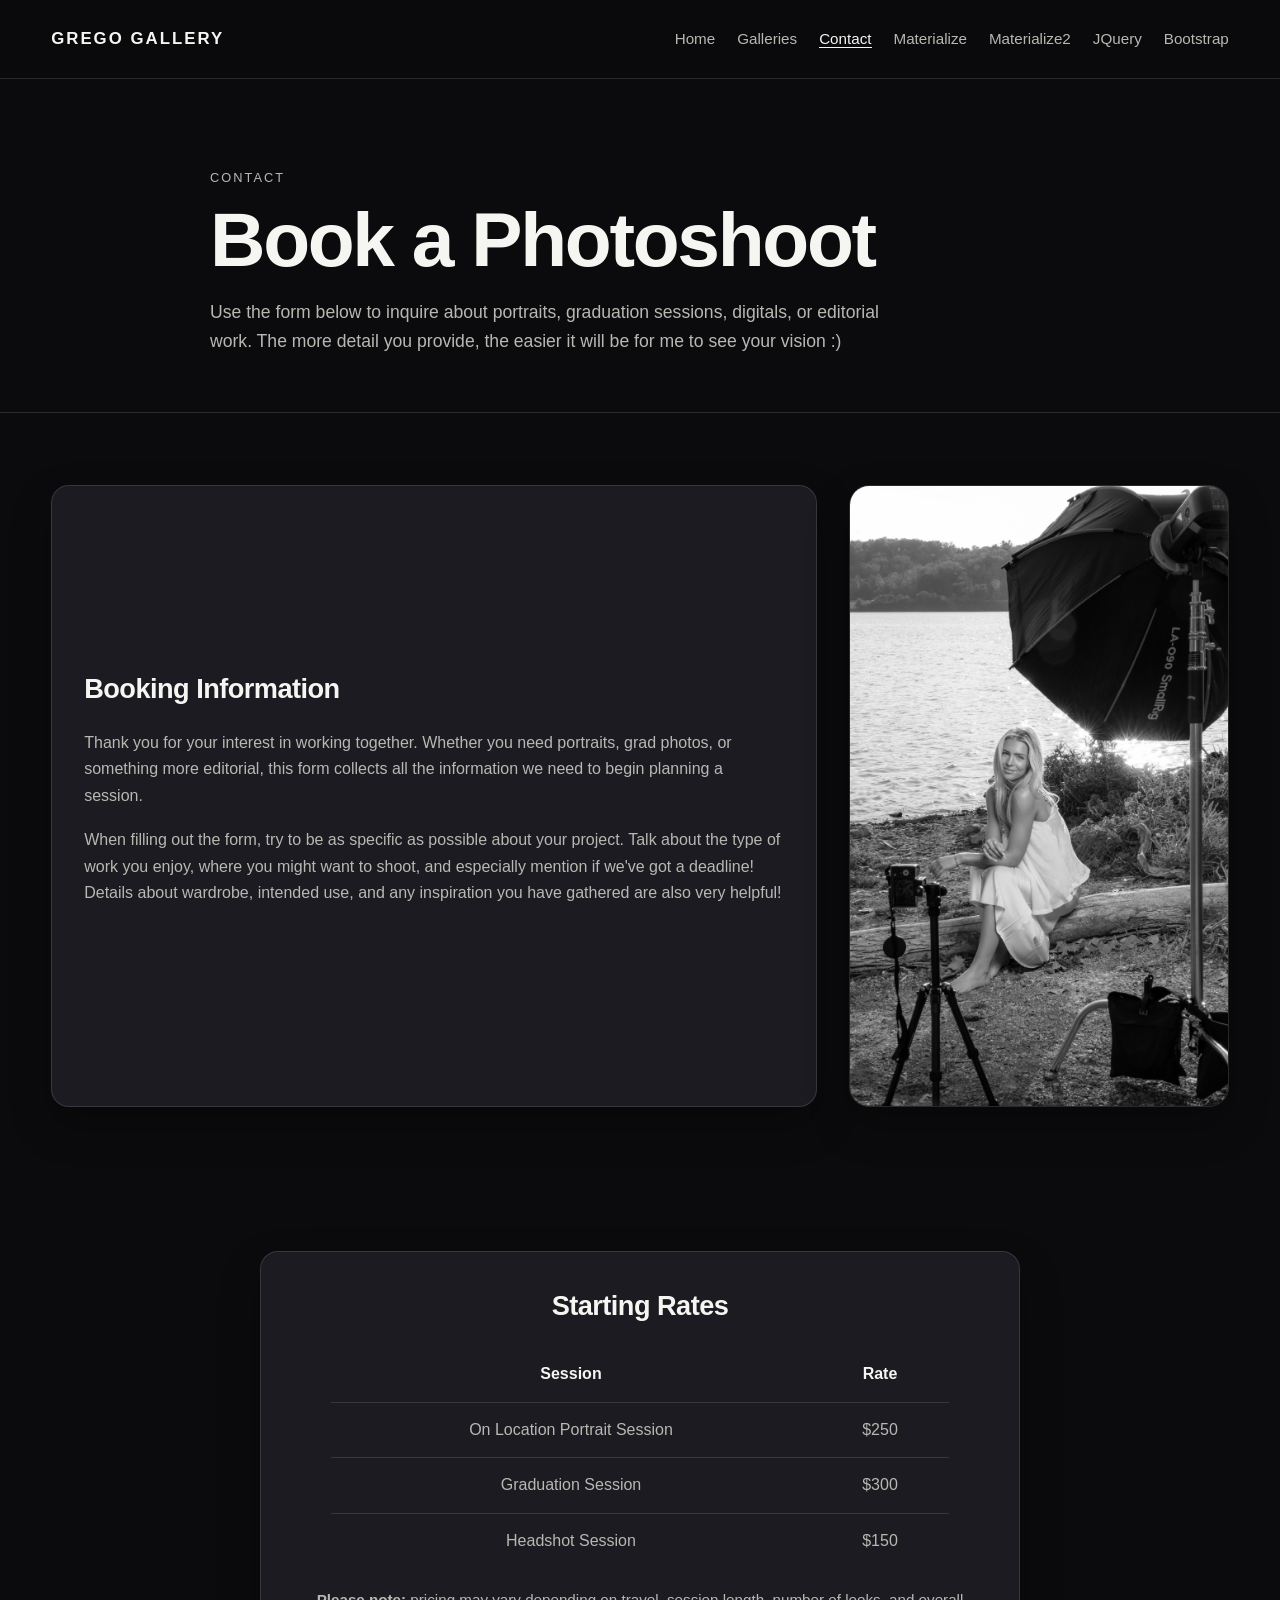
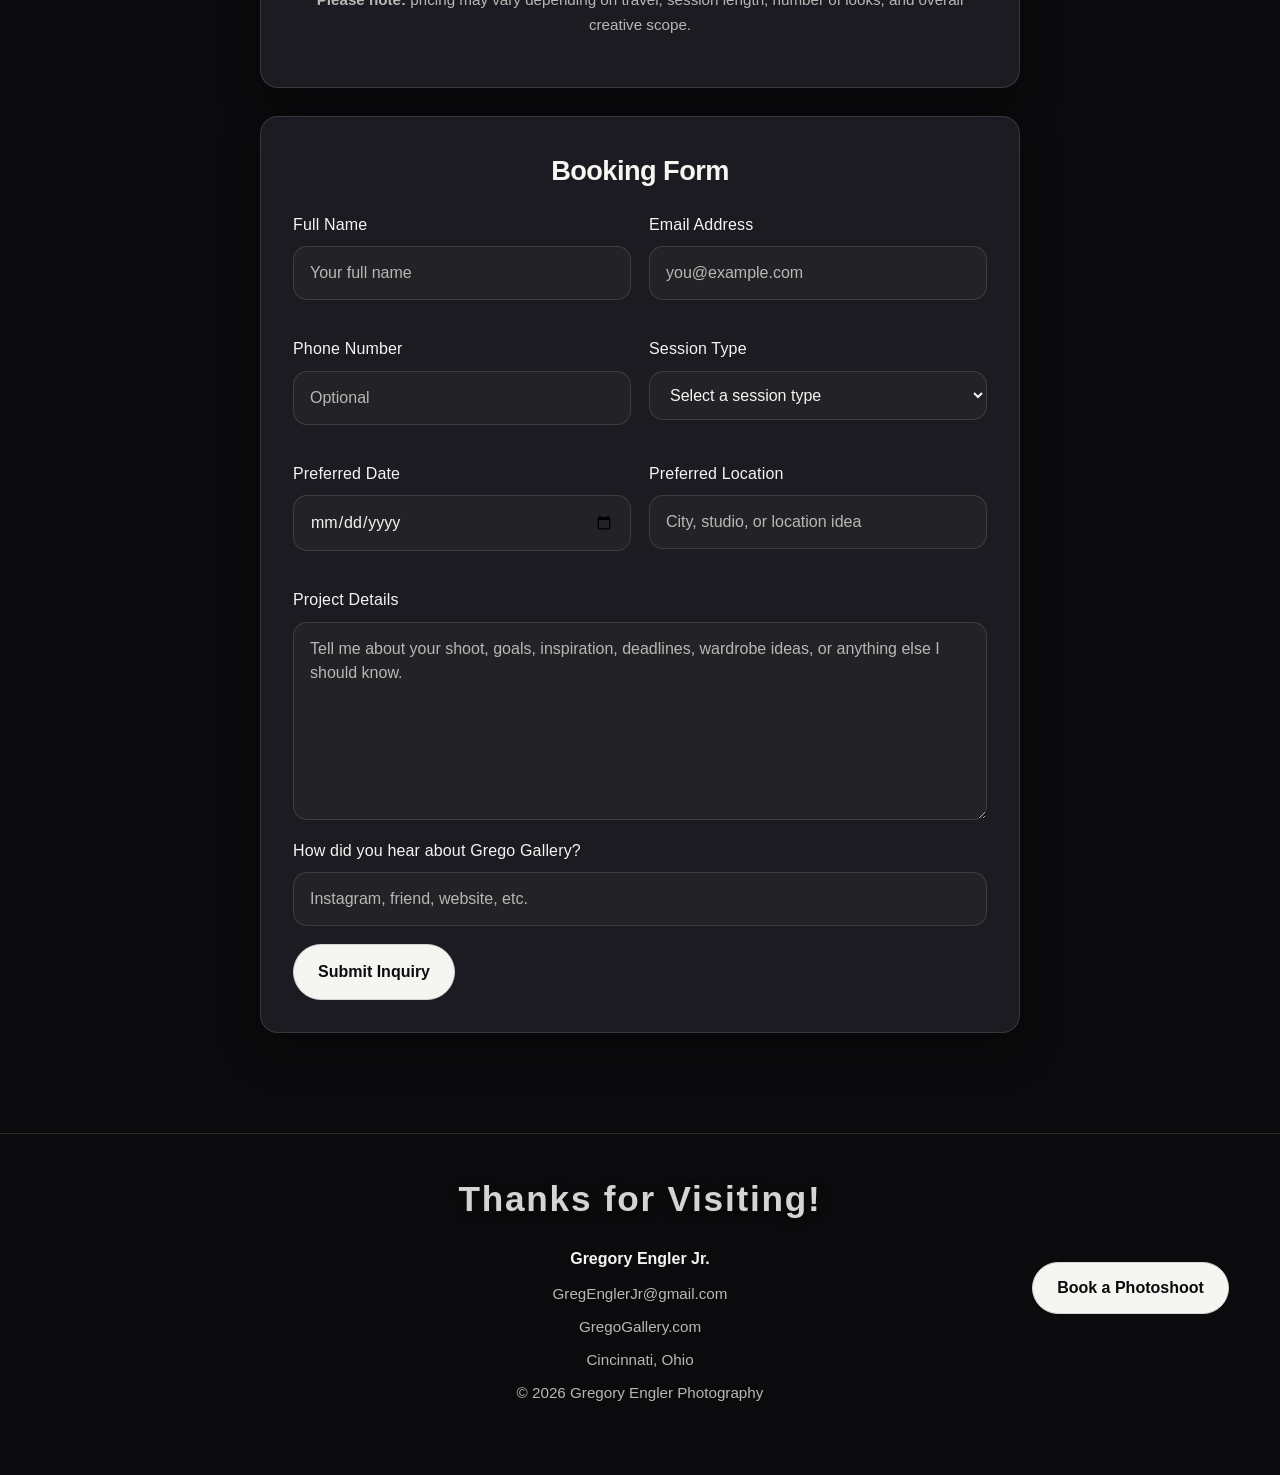
<file: contact.html>
<!DOCTYPE html>
<html lang="en">
<head>
  <meta charset="UTF-8">
  <meta name="viewport" content="width=device-width, initial-scale=1.0">
  <title>Contact | Grego Gallery</title>
  <meta
    name="description"
    content="Book a photoshoot with Grego Gallery for portraits, graduation photos, editorials, and more."
  >
  <link rel="stylesheet" href="styles.css">
</head>
<script src="script.js"></script>
<body class="site-body">

  <header class="site-header">
    <div class="container header-inner">
      <a class="site-logo" href="index.html">Grego Gallery</a>

      <nav class="site-nav" aria-label="Main navigation">
        <ul class="nav-list">
  <li><a href="index.html" id="nav-home">Home</a></li>
  <li><a href="galleries.html" id="nav-galleries">Galleries</a></li>
  <li><a href="contact.html" id="nav-contact">Contact</a></li>
  <li><a href="materialize.html" id="nav-materialize">Materialize</a></li>
  <li><a href="materialize2.html" id="nav-materialize2">Materialize2</a></li>
  <li><a href="JQuery.html" id="nav-JQuery">JQuery</a></li>
  <li><a href="bootstrap.html" id="nav-bootstrap">Bootstrap</a></li>
</ul>
        </ul>
      </nav>
    </div>
  </header>

  <main>

  <section class="page-hero">
    <div class="container hero-content contact-hero">
      <p class="eyebrow">Contact</p>
      <h1 class="page-title">Book a Photoshoot</h1>
      <p class="hero-intro">
        Use the form below to inquire about portraits, graduation sessions, digitals, or editorial work.
        The more detail you provide, the easier it will be for me to see your vision :)
      </p>
    </div>
  </section>

  <section class="about-section">
    <div class="container contact-top-layout">

      <div class="content-card booking-copy-card">
        <h2>Booking Information</h2>

        <p>
          Thank you for your interest in working together. Whether you need portraits, grad photos,
          or something more editorial, this form collects all the information we need to begin planning a session.
        </p>

        <p>
          When filling out the form, try to be as specific as possible about your project. Talk about the
          type of work you enjoy, where you might want to shoot, and especially mention if we've got a deadline!
          Details about wardrobe, intended use, and any inspiration you have gathered are also very helpful!
        </p>
      </div>

      <aside class="contact-image-column">
        <figure class="contact-feature-figure">
          <img
            class="contact-feature-image"
            src="Images/FUJI2091-grego.gallery09.21.25-PSBW.jpg"
            alt="Outdoor portrait setup by Grego Gallery"
          >
        </figure>
      </aside>

    </div>
  </section>

  <section class="about-section centered-booking-section">
    <div class="container narrow-content">

      <div class="content-card booking-rates-card centered-card">
        <h2>Starting Rates</h2>

        <table class="booking-table booking-table-centered">
          <tr>
            <th>Session</th>
            <th>Rate</th>
          </tr>
          <tr>
            <td>On Location Portrait Session</td>
            <td>$250</td>
          </tr>
          <tr>
            <td>Graduation Session</td>
            <td>$300</td>
          </tr>
          <tr>
            <td>Headshot Session</td>
            <td>$150</td>
          </tr>
        </table>

        <p class="booking-note">
          <strong>Please note:</strong> pricing may vary depending on travel, session length,
          number of looks, and overall creative scope.
        </p>
      </div>

      <div class="content-card booking-form-card centered-card">
        <h2>Booking Form</h2>

        <form class="booking-form" id="booking-form" action="#" method="post">
          <div class="form-row">
            <div class="form-group">
              <label for="full-name">Full Name</label>
              <input type="text" id="full-name" name="full-name" placeholder="Your full name" required>
            </div>

            <div class="form-group">
              <label for="email">Email Address</label>
              <input type="email" id="email" name="email" placeholder="you@example.com" required>
            </div>
          </div>

          <div class="form-row">
            <div class="form-group">
              <label for="phone">Phone Number</label>
              <input type="tel" id="phone" name="phone" placeholder="Optional">
            </div>

            <div class="form-group">
              <label for="session-type">Session Type</label>
              <select id="session-type" name="session-type" required>
                <option value="">Select a session type</option>
                <option value="portrait">Portrait Session</option>
                <option value="graduation">Graduation Session</option>
                <option value="headshot">Headshot Session</option>
                <option value="digitals">Model Digitals</option>
                <option value="editorial">Editorial / Creative Shoot</option>
              </select>
            </div>
          </div>

          <div class="form-row">
            <div class="form-group">
              <label for="preferred-date">Preferred Date</label>
              <input type="date" id="preferred-date" name="preferred-date">
            </div>

            <div class="form-group">
              <label for="location">Preferred Location</label>
              <input type="text" id="location" name="location" placeholder="City, studio, or location idea">
            </div>
          </div>

          <div class="form-group">
            <label for="project-details">Project Details</label>
            <textarea
              id="project-details"
              name="project-details"
              rows="7"
              placeholder="Tell me about your shoot, goals, inspiration, deadlines, wardrobe ideas, or anything else I should know."
              required
            ></textarea>
          </div>

          <div class="form-group">
            <label for="referral">How did you hear about Grego Gallery?</label>
            <input type="text" id="referral" name="referral" placeholder="Instagram, friend, website, etc.">
          </div>

          <button type="submit" class="button-primary">Submit Inquiry</button>
        </form>
      </div>

    </div>
  </section>

</main>

<footer class="site-footer">
  <div class="container footer-inner footer-grid">

    <div class="footer-spacer"></div>

    <div class="footer-text">
      <h2 class="footer-title">Thanks for Visiting!</h2>

      <p class="footer-name">Gregory Engler Jr.</p>

      <p class="footer-contact">
        <a href="mailto:GregEnglerJr@gmail.com">GregEnglerJr@gmail.com</a>
      </p>

      <p class="footer-site">
        <a href="https://www.gregogallery.com" target="_blank" rel="noopener noreferrer">
          GregoGallery.com
        </a>
      </p>

      <p class="footer-location">Cincinnati, Ohio</p>

      <p class="footer-copyright">© 2026 Gregory Engler Photography</p>
    </div>

    <div class="footer-cta">
      <a href="contact.html" class="footer-button">Book a Photoshoot</a>
    </div>

  </div>
</footer>

</body>
</html>
</file>
<file: styles.css>
:root {
  --bg: #0b0b0d;
  --surface: #141419;
  --surface-2: #1b1b21;
  --text: #f5f5f2;
  --muted: #b8b8b3;
  --line: rgba(255, 255, 255, 0.12);
  --accent: #d4d4d4;
  --max-width: 1180px;
  --narrow-width: 760px;
  --shadow: 0 18px 40px rgba(0, 0, 0, 0.28);
}

.nav-list a.active {
  color: var(--text);
  border-bottom: 1px solid var(--text);
}

* {
  box-sizing: border-box;
}

html {
  scroll-behavior: smooth;
}

body.site-body {
  margin: 0;
  background: var(--bg);
  color: var(--text);
  font-family: "Helvetica Neue", Arial, sans-serif;
  line-height: 1.65;
}

img {
  max-width: 100%;
  display: block;
}

a {
  color: var(--text);
  text-decoration: none;
  transition: opacity 0.2s ease, color 0.2s ease;
}

a:hover {
  opacity: 0.8;
}

.container {
  width: min(var(--max-width), 92vw);
  margin: 0 auto;
}

.narrow-content {
  width: min(var(--narrow-width), 100%);
}

.site-header {
  border-bottom: 1px solid var(--line);
  background: rgba(11, 11, 13, 0.94);
  backdrop-filter: blur(10px);
  position: sticky;
  top: 0;
  z-index: 100;
}

.header-inner {
  min-height: 78px;
  display: flex;
  align-items: center;
  justify-content: space-between;
  gap: 24px;
}

.site-logo {
  font-size: 1.05rem;
  font-weight: 600;
  letter-spacing: 0.12em;
  text-transform: uppercase;
}

.site-nav .nav-list {
  list-style: none;
  display: flex;
  gap: 22px;
  margin: 0;
  padding: 0;
}

.site-nav a {
  color: var(--muted);
  font-size: 0.95rem;
}

.site-nav a[aria-current="page"] {
  color: var(--text);
}

.page-hero {
  padding: 88px 0 56px;
  border-bottom: 1px solid var(--line);
}

.hero-content {
  max-width: 860px;
}

.eyebrow {
  margin: 0 0 12px;
  color: var(--muted);
  text-transform: uppercase;
  letter-spacing: 0.16em;
  font-size: 0.8rem;
}

.page-title {
  margin: 0 0 18px;
  font-size: clamp(2.4rem, 6vw, 4.8rem);
  line-height: 1.04;
  letter-spacing: -0.03em;
}

.hero-intro {
  margin: 0;
  max-width: 700px;
  color: var(--muted);
  font-size: 1.1rem;
}

.about-section {
  padding: 72px 0;
}

.alt-section {
  background: var(--surface);
  border-top: 1px solid var(--line);
  border-bottom: 1px solid var(--line);
}

.about-grid {
  display: grid;
  grid-template-columns: 1fr 1.2fr;
  gap: 56px;
  align-items: start;
}

.about-image-wrap {
  position: relative;
}

.about-image {
  width: 100%;
  aspect-ratio: 4 / 5;
  object-fit: cover;
  border-radius: 20px;
  box-shadow: var(--shadow);
  border: 1px solid var(--line);
}

.about-text h2,
.content-card h2,
.narrow-content h2 {
  margin-top: 0;
  margin-bottom: 18px;
  font-size: 1.6rem;
  letter-spacing: -0.02em;
}

.about-text p,
.narrow-content p,
.content-card p {
  margin: 0 0 18px;
  color: var(--muted);
}

.two-column-content {
  display: grid;
  grid-template-columns: 1fr 1fr;
  gap: 28px;
}

.content-card {
  background: var(--surface-2);
  border: 1px solid var(--line);
  border-radius: 18px;
  padding: 28px;
}

.styled-list {
  margin: 0;
  padding-left: 20px;
  color: var(--muted);
}

.styled-list li + li {
  margin-top: 10px;
}

.closing-section {
  padding-bottom: 92px;
}


@media (max-width: 700px) {

  .footer-grid {
    grid-template-columns: 1fr;
    text-align: center;
  }

  .footer-cta {
    margin-top: 12px;
  }

}

@media (max-width: 900px) {
  .about-grid,
  .two-column-content {
    grid-template-columns: 1fr;
  }

  .header-inner {
    flex-direction: column;
    justify-content: center;
    padding: 16px 0;
  }

  .site-nav .nav-list {
    flex-wrap: wrap;
    justify-content: center;
    gap: 14px 18px;
  }

  .page-hero {
    padding: 68px 0 44px;
  }

  .about-section {
    padding: 56px 0;
  }
}

@media (max-width: 560px) {
  .page-title {
    font-size: 2.3rem;
  }

  .hero-intro {
    font-size: 1rem;
  }

  .content-card {
    padding: 22px;
  }
}
.gallery-page-intro {
  margin-bottom: 44px;
}

.gallery-block + .gallery-block {
  margin-top: 52px;
}

.gallery-header {
  margin-bottom: 18px;
}

.gallery-header h2 {
  margin: 0 0 8px;
  font-size: 1.7rem;
  letter-spacing: -0.02em;
}

.gallery-header p {
  margin: 0;
  color: var(--muted);
}

.swipe-gallery {
  display: grid;
  grid-auto-flow: column;
  grid-auto-columns: minmax(260px, 32%);
  gap: 18px;
  overflow-x: auto;
  padding-bottom: 10px;
  scroll-snap-type: x proximity;
  -webkit-overflow-scrolling: touch;
}

.swipe-gallery::-webkit-scrollbar {
  height: 10px;
}

.swipe-gallery::-webkit-scrollbar-thumb {
  background: rgba(255, 255, 255, 0.18);
  border-radius: 999px;
}

.swipe-gallery::-webkit-scrollbar-track {
  background: transparent;
}

.gallery-card {
  margin: 0;
  background: var(--surface-2);
  border: 1px solid var(--line);
  border-radius: 18px;
  overflow: hidden;
  box-shadow: var(--shadow);
  scroll-snap-align: start;
}

.gallery-card img {
  width: 100%;
  aspect-ratio: 4 / 5;
  object-fit: cover;
  display: block;
}

.gallery-card figcaption {
  padding: 14px 16px;
  color: var(--muted);
  font-size: 0.95rem;
}

@media (max-width: 900px) {
  .swipe-gallery {
    grid-auto-columns: 75%;
  }
}

@media (max-width: 560px) {
  .swipe-gallery {
    grid-auto-columns: 85%;
  }
}

.site-footer {
  border-top: 1px solid var(--line);
  padding: 36px 0 70px;
}

.footer-grid {
  display: grid;
  grid-template-columns: 1fr auto 1fr;
  align-items: center;
  gap: 24px;
}

.footer-spacer {
  min-height: 1px;
}

.footer-text {
  text-align: center;
  justify-self: center;
}

.footer-title {
  margin: 0 0 18px;
  font-size: 2.2rem;
  font-weight: 700;
  letter-spacing: 0.05em;
  color: #d4d4d4;
  text-shadow:
    0 1px 0 rgba(255,255,255,0.04),
    0 3px 8px rgba(0,0,0,0.6),
    0 0 18px rgba(255,255,255,0.05);
}

.footer-name {
  margin: 0 0 8px;
  font-weight: 600;
  color: var(--text);
}

.footer-contact,
.footer-site,
.footer-location,
.footer-copyright {
  margin: 8px 0 0;
  color: var(--muted);
  font-size: 0.95rem;
}

.footer-contact a,
.footer-site a {
  color: var(--muted);
  text-decoration: none;
}

.footer-contact a:hover,
.footer-site a:hover {
  color: var(--text);
}

.footer-cta {
  justify-self: end;
  align-self: center;
}

.footer-button {
  display: inline-block;
  padding: 12px 24px;
  border-radius: 999px;
  border: 1px solid var(--accent);
  background: var(--text);
  color: var(--bg);
  font-weight: 600;
  text-decoration: none;
  transition: transform 0.15s ease, opacity 0.15s ease;
}

.footer-button:hover {
  transform: translateY(-1px);
  opacity: 0.9;
}

@media (max-width: 900px) {
  .footer-grid {
    grid-template-columns: 1fr;
    text-align: center;
  }

  .footer-spacer {
    display: none;
  }

  .footer-text {
    justify-self: center;
  }

  .footer-cta {
    justify-self: center;
    margin-top: 12px;
  }
}

.contact-hero {
  text-align: left;
}

.contact-top-layout {
  display: grid;
  grid-template-columns: minmax(0, 1fr) minmax(320px, 380px);
  gap: 32px;
  align-items: stretch;
}

.booking-copy-card,
.booking-rates-card,
.booking-form-card {
  background: var(--surface-2);
  border: 1px solid var(--line);
  border-radius: 18px;
  padding: 32px;
  box-shadow: var(--shadow);
}

.booking-copy-card {
  display: flex;
  flex-direction: column;
  justify-content: center;
}

.booking-copy-card h2,
.booking-rates-card h2,
.booking-form-card h2 {
  margin-top: 0;
  margin-bottom: 18px;
  font-size: 1.7rem;
  letter-spacing: -0.02em;
}

.booking-copy-card p,
.booking-rates-card p,
.booking-form-card p {
  color: var(--muted);
}

.contact-image-column {
  position: relative;
}

.contact-feature-figure {
  margin: 0;
  height: 100%;
}

.contact-feature-image {
  width: 100%;
  height: 100%;
  min-height: 520px;
  object-fit: cover;
  border-radius: 20px;
  border: 1px solid var(--line);
  box-shadow: var(--shadow);
}

.centered-booking-section .narrow-content {
  max-width: 860px;
}

.centered-card {
  text-align: center;
  margin-bottom: 28px;
}

.booking-table {
  width: 100%;
  border-collapse: collapse;
  margin: 0 0 18px;
  background: transparent;
  border: 1px solid var(--line);
  border-radius: 14px;
  overflow: hidden;
}

.booking-table-centered {
  max-width: 620px;
  margin: 0 auto 18px;
}

.booking-table th,
.booking-table td {
  text-align: left;
  padding: 14px 16px;
  border-bottom: 1px solid var(--line);
}

.booking-table-centered th,
.booking-table-centered td {
  text-align: center;
}

.booking-table th {
  color: var(--text);
  font-weight: 600;
}

.booking-table td {
  color: var(--muted);
}

.booking-table tr:last-child td {
  border-bottom: none;
}

.booking-note {
  margin: 0;
  font-size: 0.95rem;
}

.booking-form {
  margin-top: 8px;
  text-align: left;
}

.form-row {
  display: grid;
  grid-template-columns: 1fr 1fr;
  gap: 18px;
  margin-bottom: 18px;
}

.form-group {
  display: flex;
  flex-direction: column;
  margin-bottom: 18px;
}
.form-group label {
  margin-bottom: 8px;
  color: var(--text);
  font-weight: 500;
  letter-spacing: 0.01em;
}

.form-group input,
.form-group select,
.form-group textarea {
  width: 100%;
  padding: 14px 16px;
  background: rgba(255, 255, 255, 0.03);
  color: var(--text);
  border: 1px solid var(--line);
  border-radius: 14px;
  font: inherit;
  line-height: 1.5;
  transition: border-color 0.2s ease, background 0.2s ease, transform 0.15s ease;
}

.form-group input::placeholder,
.form-group textarea::placeholder {
  color: var(--muted);
}

.form-group input:focus,
.form-group select:focus,
.form-group textarea:focus {
  outline: none;
  border-color: var(--accent);
  background: var(--surface);
}

.form-group textarea {
  resize: vertical;
  min-height: 180px;
}

.button-primary {
  display: inline-block;
  padding: 14px 24px;
  border: 1px solid var(--accent);
  border-radius: 999px;
  background: var(--text);
  color: var(--bg);
  font: inherit;
  font-weight: 600;
  cursor: pointer;
  transition: opacity 0.2s ease, transform 0.2s ease;
}

.button-primary:hover {
  opacity: 0.9;
  transform: translateY(-1px);
}

@media (max-width: 980px) {
  .contact-top-layout {
    grid-template-columns: 1fr;
  }

  .contact-feature-image {
    max-width: 520px;
    margin: 0 auto;
    min-height: unset;
    aspect-ratio: 4 / 5;
    height: auto;
  }
}

@media (max-width: 700px) {
  .form-row {
    grid-template-columns: 1fr;
  }

  .booking-copy-card,
  .booking-rates-card,
  .booking-form-card {
    padding: 24px;
  }

  .contact-hero {
    text-align: center;
  }

  .hero-intro {
    margin-left: auto;
    margin-right: auto;
  }

  .booking-form {
    text-align: left;
  }
}

.video-section-grid {
  display: grid;
  grid-template-columns: 1fr 1fr;
  gap: 48px;
  align-items: center;
}

.video-text {
  max-width: 520px;
}

.video-wrapper {
  display: flex;
  justify-content: center;
}

.video-wrapper video {
  width: 100%;
  max-width: 360px;
  aspect-ratio: 9 / 16;
  border-radius: 18px;
  border: 1px solid var(--line);
  box-shadow: var(--shadow);
  background: #000;
}

@media (max-width: 900px) {
  .video-section-grid {
    grid-template-columns: 1fr;
  }

  .video-wrapper {
    margin-top: 20px;
  }
}

/* Force header styling over Materialize */

nav,
.nav-wrapper {
  background: transparent !important;
  box-shadow: none !important;
}

.site-header {
  background: rgba(11, 11, 13, 0.94) !important;
  border-bottom: 1px solid var(--line);
}

.site-nav .nav-list {
  display: flex !important;
  justify-content: flex-end;
  gap: 22px;
  list-style: none;
  margin: 0;
  padding: 0;
}

.site-nav a {
  color: var(--muted) !important;
  text-decoration: none;
}

.site-nav a.active {
  color: var(--text) !important;
  border-bottom: 1px solid var(--text);
}


/* Exact header for Materialize page */

.site-header {
  border-bottom: 1px solid var(--line) !important;
  background: rgba(11, 11, 13, 0.94) !important;
  backdrop-filter: blur(10px);
  position: sticky;
  top: 0;
  z-index: 100;
}

.site-header .container.header-inner {
  width: min(var(--max-width), 92vw) !important;
  min-height: 78px !important;
  margin: 0 auto !important;
  padding: 0 !important;
  display: flex !important;
  align-items: center !important;
  justify-content: space-between !important;
  gap: 24px !important;
}

.site-header nav,
.site-header .nav-wrapper {
  background: transparent !important;
  box-shadow: none !important;
  height: auto !important;
  line-height: normal !important;
}

.site-header .site-nav {
  height: auto !important;
  line-height: normal !important;
}

.site-header .site-nav ul,
.site-header .site-nav .nav-list {
  list-style: none !important;
  display: flex !important;
  justify-content: flex-end !important;
  align-items: center !important;
  gap: 22px !important;
  margin: 0 !important;
  padding: 0 !important;
  height: auto !important;
}

.site-header .site-nav li {
  float: none !important;
  line-height: normal !important;
}

.site-header .site-nav a {
  display: inline-block !important;
  height: auto !important;
  line-height: normal !important;
  padding: 0 !important;
  color: var(--muted) !important;
  font-size: 0.95rem !important;
  text-decoration: none !important;
}

.site-header .site-nav a.active,
.site-header .site-nav a[aria-current="page"] {
  color: var(--text) !important;
  border-bottom: 1px solid var(--text);
}

.site-header .site-logo {
  font-size: 1.05rem !important;
  font-weight: 600 !important;
  letter-spacing: 0.12em !important;
  text-transform: uppercase !important;
  color: var(--text) !important;
}

@media (max-width: 900px) {
  .site-header .container.header-inner {
    flex-direction: column !important;
    justify-content: center !important;
    padding: 16px 0 !important;
  }

  .site-header .site-nav ul,
  .site-header .site-nav .nav-list {
    flex-wrap: wrap !important;
    justify-content: center !important;
    gap: 14px 18px !important;
  }
}
</file>
